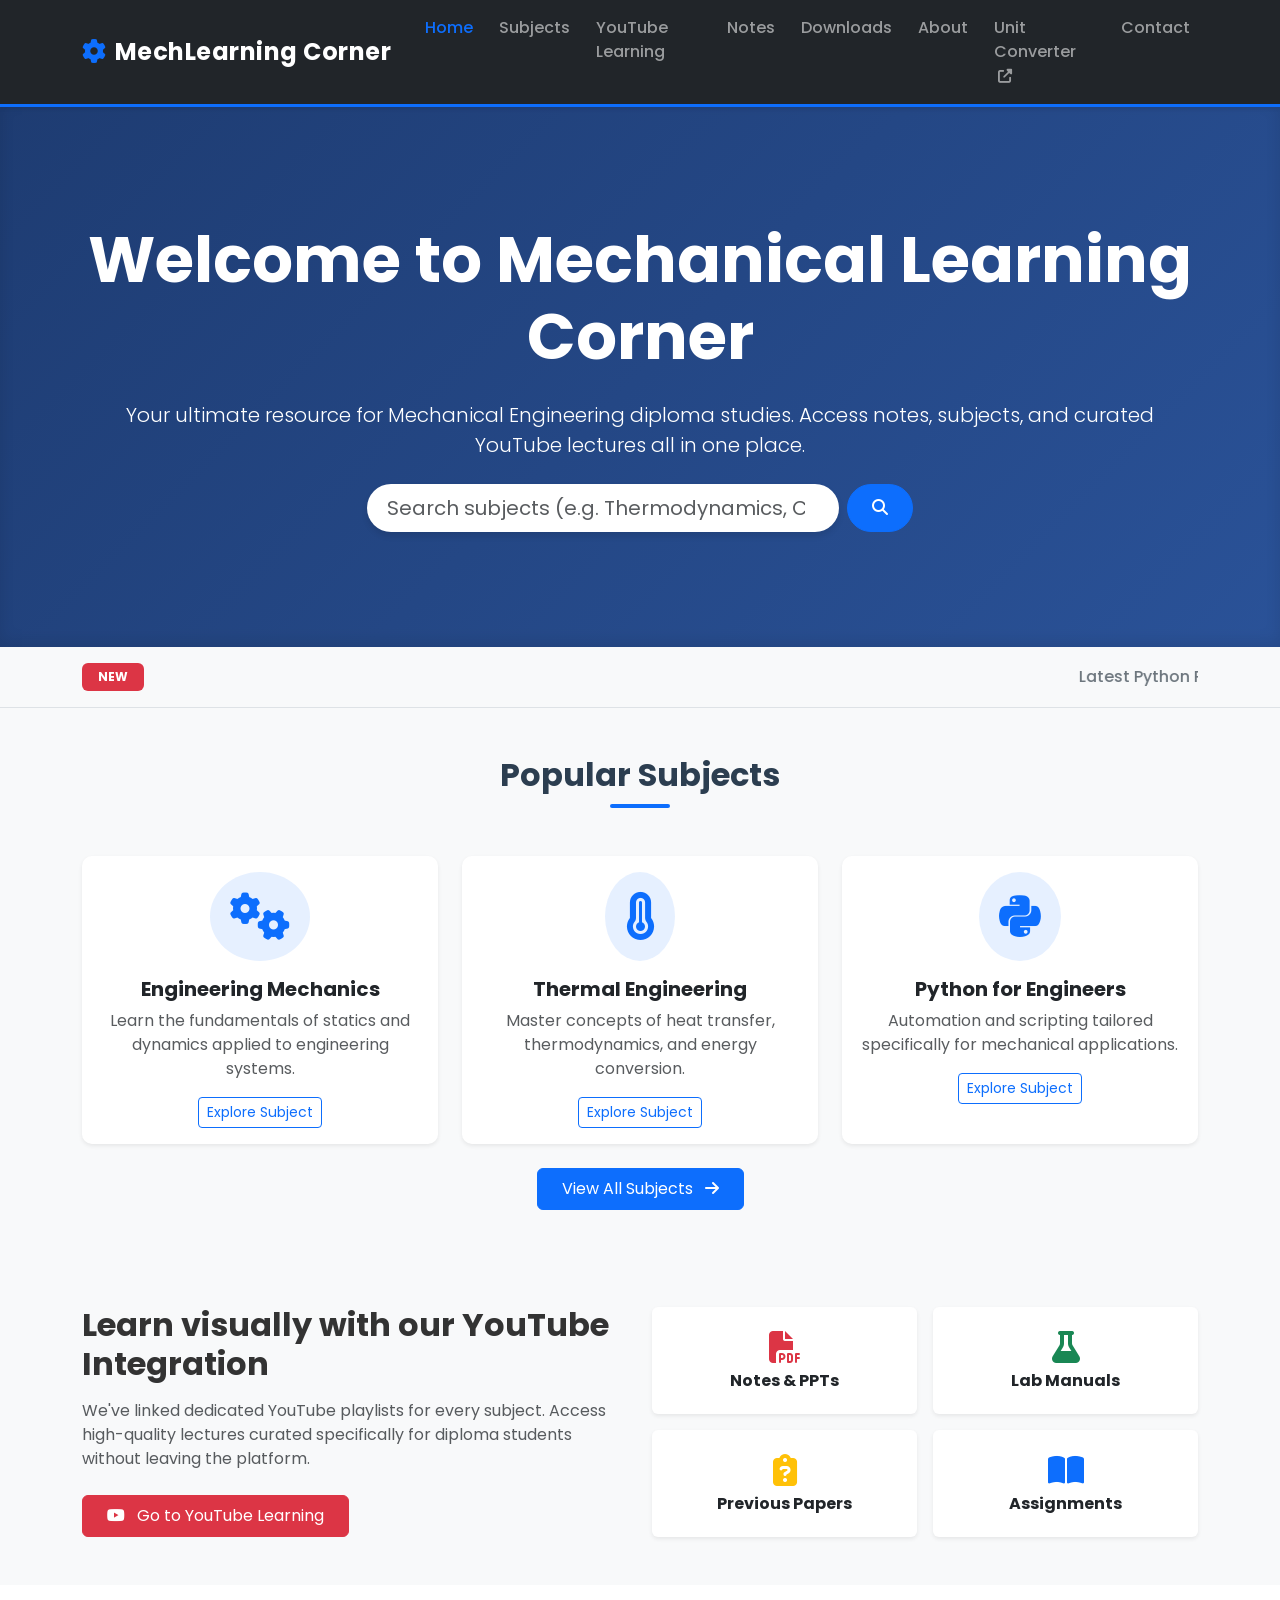
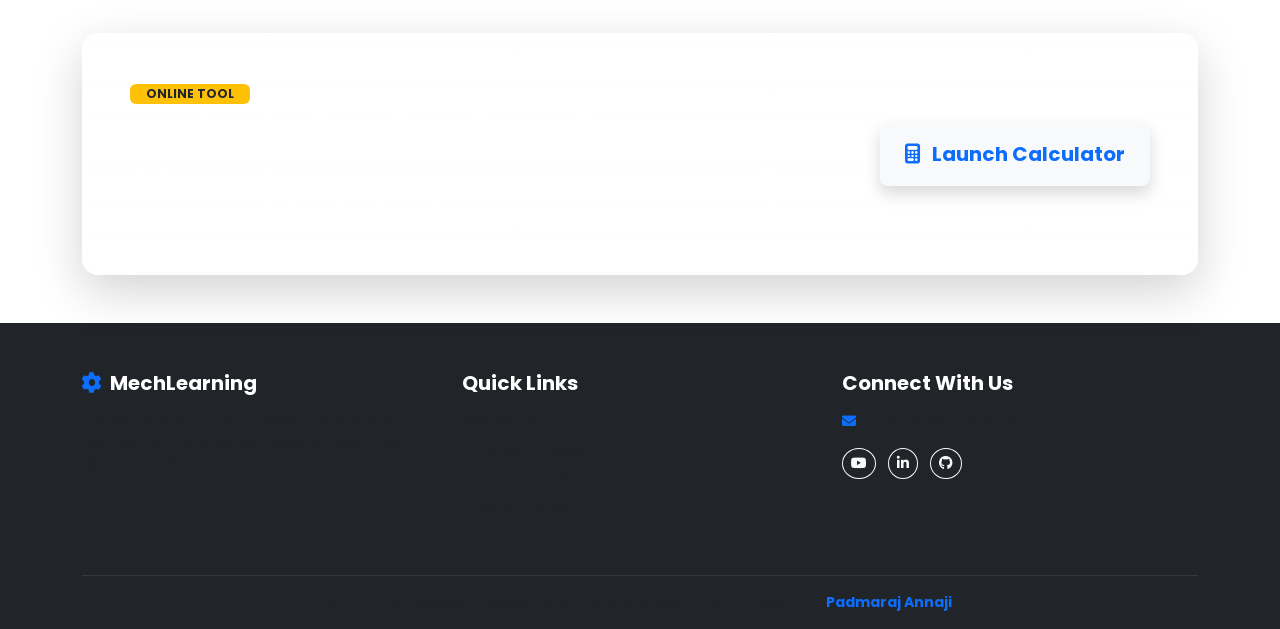
<file: index.html>
<!DOCTYPE html>
<html lang="en">
<head>
    <meta charset="UTF-8">
    <meta name="viewport" content="width=device-width, initial-scale=1.0">
    <meta name="description" content="Mechanical Learning Corner - Educational portal for Mechanical Engineering diploma students.">
    <title>Mechanical Learning Corner | Home</title>

    <!-- Google Fonts: Poppins -->
    <link href="https://fonts.googleapis.com/css2?family=Poppins:wght@300;400;500;600;700&display=swap" rel="stylesheet">
    
    <!-- Bootstrap 5 CSS -->
    <link href="https://cdn.jsdelivr.net/npm/bootstrap@5.3.0/dist/css/bootstrap.min.css" rel="stylesheet">
    
    <!-- Font Awesome for Icons -->
    <link rel="stylesheet" href="https://cdnjs.cloudflare.com/ajax/libs/font-awesome/6.4.0/css/all.min.css">
    
    <!-- Custom CSS -->
    <link rel="stylesheet" href="css/style.css">
    <link rel="stylesheet" href="css/responsive.css">
</head>
<body>

    <!-- Navigation Menu -->
    <nav class="navbar navbar-expand-lg navbar-dark bg-dark sticky-top shadow-sm">
        <div class="container">
            <a class="navbar-brand fw-bold" href="index.html">
                <i class="fa-solid fa-gear text-primary me-2"></i>MechLearning Corner
            </a>
            <button class="navbar-toggler" type="button" data-bs-toggle="collapse" data-bs-target="#navbarNav" aria-controls="navbarNav" aria-expanded="false" aria-label="Toggle navigation">
                <span class="navbar-toggler-icon"></span>
            </button>
            <div class="collapse navbar-collapse" id="navbarNav">
                <ul class="navbar-nav ms-auto">
                    <li class="nav-item"><a class="nav-link active" href="index.html">Home</a></li>
                    <li class="nav-item"><a class="nav-link" href="subjects.html">Subjects</a></li>
                    <li class="nav-item"><a class="nav-link" href="youtube.html">YouTube Learning</a></li>
                    <li class="nav-item"><a class="nav-link" href="notes.html">Notes</a></li>
                    <li class="nav-item"><a class="nav-link" href="downloads.html">Downloads</a></li>
                    <li class="nav-item"><a class="nav-link" href="about.html">About</a></li>
                    <li class="nav-item"><a class="nav-link" href="https://mechanical-engineering-unit-converter-calculator.ai.studio/" target="_blank">Unit Converter <i class="fa-solid fa-external-link-alt small ms-1"></i></a></li>
                    <li class="nav-item"><a class="nav-link" href="contact.html">Contact</a></li>
                </ul>
            </div>
        </div>
    </nav>

    <!-- Hero Section -->
    <section class="hero-section text-center text-white d-flex align-items-center justify-content-center">
        <div class="container">
            <h1 class="display-3 fw-bold mb-4 animate-fade-in">Welcome to Mechanical Learning Corner</h1>
            <p class="lead mb-4 animate-fade-in-delayed">Your ultimate resource for Mechanical Engineering diploma studies. Access notes, subjects, and curated YouTube lectures all in one place.</p>
            
            <!-- Quick Search Bar -->
            <div class="row justify-content-center animate-fade-in-delayed">
                <div class="col-md-6">
                    <form class="d-flex" action="subjects.html" method="GET">
                        <input class="form-control form-control-lg me-2 rounded-pill" type="search" placeholder="Search subjects (e.g. Thermodynamics, CAD)..." aria-label="Search" id="searchInput">
                        <button class="btn btn-primary rounded-pill px-4" type="submit"><i class="fa-solid fa-search"></i></button>
                    </form>
                </div>
            </div>
        </div>
    </section>

    <!-- Latest Updates Section -->
    <section class="py-3 bg-light border-bottom">
        <div class="container d-flex align-items-center">
            <span class="badge bg-danger me-3 px-3 py-2">NEW</span>
            <marquee behavior="scroll" direction="left" class="mb-0 fw-medium text-secondary">
                Latest Python Programming for Mechanical Engineers lecture added! | New pyq papers for Theory of Machines uploaded in Downloads.
            </marquee>
        </div>
    </section>

    <!-- Featured Subjects Preview -->
    <section class="py-5">
        <div class="container">
            <div class="text-center mb-5">
                <h2 class="fw-bold section-title">Popular Subjects</h2>
                <div class="title-underline mx-auto"></div>
            </div>
            <div class="row g-4">
                <!-- Subject Card 1 -->
                <div class="col-md-4">
                    <div class="card h-100 shadow-sm subject-card">
                        <div class="card-body text-center">
                            <div class="icon-box mb-3 text-primary">
                                <i class="fa-solid fa-cogs fa-3x"></i>
                            </div>
                            <h5 class="card-title fw-bold">Engineering Mechanics</h5>
                            <p class="card-text text-muted">Learn the fundamentals of statics and dynamics applied to engineering systems.</p>
                            <a href="subjects.html" class="btn btn-outline-primary btn-sm">Explore Subject</a>
                        </div>
                    </div>
                </div>
                <!-- Subject Card 2 -->
                <div class="col-md-4">
                    <div class="card h-100 shadow-sm subject-card">
                        <div class="card-body text-center">
                            <div class="icon-box mb-3 text-primary">
                                <i class="fa-solid fa-temperature-full fa-3x"></i>
                            </div>
                            <h5 class="card-title fw-bold">Thermal Engineering</h5>
                            <p class="card-text text-muted">Master concepts of heat transfer, thermodynamics, and energy conversion.</p>
                            <a href="subjects.html" class="btn btn-outline-primary btn-sm">Explore Subject</a>
                        </div>
                    </div>
                </div>
                <!-- Subject Card 3 -->
                <div class="col-md-4">
                    <div class="card h-100 shadow-sm subject-card">
                        <div class="card-body text-center">
                            <div class="icon-box mb-3 text-primary">
                                <i class="fa-brands fa-python fa-3x"></i>
                            </div>
                            <h5 class="card-title fw-bold">Python for Engineers</h5>
                            <p class="card-text text-muted">Automation and scripting tailored specifically for mechanical applications.</p>
                            <a href="subjects.html" class="btn btn-outline-primary btn-sm">Explore Subject</a>
                        </div>
                    </div>
                </div>
            </div>
            <div class="text-center mt-4">
                <a href="subjects.html" class="btn btn-primary px-4 py-2">View All Subjects <i class="fa-solid fa-arrow-right ms-2"></i></a>
            </div>
        </div>
    </section>

    <!-- Quick Access Section (YouTube & Downloads) -->
    <section class="py-5 bg-light">
        <div class="container">
            <div class="row align-items-center">
                <div class="col-lg-6 mb-4 mb-lg-0">
                    <h2 class="fw-bold mb-3">Learn visually with our YouTube Integration</h2>
                    <p class="text-muted mb-4">We've linked dedicated YouTube playlists for every subject. Access high-quality lectures curated specifically for diploma students without leaving the platform.</p>
                    <a href="youtube.html" class="btn btn-danger px-4 py-2"><i class="fa-brands fa-youtube me-2"></i> Go to YouTube Learning</a>
                </div>
                <div class="col-lg-6">
                    <div class="row g-3">
                        <div class="col-6">
                            <a href="downloads.html" class="text-decoration-none">
                                <div class="p-4 bg-white shadow-sm rounded text-center hover-lift">
                                    <i class="fa-solid fa-file-pdf text-danger fa-2x mb-2"></i>
                                    <h6 class="text-dark fw-bold mb-0">Notes & PPTs</h6>
                                </div>
                            </a>
                        </div>
                        <div class="col-6">
                            <a href="downloads.html" class="text-decoration-none">
                                <div class="p-4 bg-white shadow-sm rounded text-center hover-lift">
                                    <i class="fa-solid fa-flask text-success fa-2x mb-2"></i>
                                    <h6 class="text-dark fw-bold mb-0">Lab Manuals</h6>
                                </div>
                            </a>
                        </div>
                        <div class="col-6">
                            <a href="downloads.html" class="text-decoration-none">
                                <div class="p-4 bg-white shadow-sm rounded text-center hover-lift">
                                    <i class="fa-solid fa-clipboard-question text-warning fa-2x mb-2"></i>
                                    <h6 class="text-dark fw-bold mb-0">Previous Papers</h6>
                                </div>
                            </a>
                        </div>
                        <div class="col-6">
                            <a href="downloads.html" class="text-decoration-none">
                                <div class="p-4 bg-white shadow-sm rounded text-center hover-lift">
                                    <i class="fa-solid fa-book-open text-primary fa-2x mb-2"></i>
                                    <h6 class="text-dark fw-bold mb-0">Assignments</h6>
                                </div>
                            </a>
                        </div>
                    </div>
                </div>
            </div>
        </div>
    </section>
<!-- Interactive Unit Converter Tool Section -->
    <section class="py-5 bg-white">
        <div class="container">
            <div class="card bg-gradient text-white border-0 shadow-lg rounded-4 p-4 p-md-5" style="background: linear-gradient(135deg, #0d6efd 0%, #0099ff 100%);">
                <div class="row align-items-center">
                    <div class="col-lg-8 mb-4 mb-lg-0">
                        <span class="badge bg-warning text-dark mb-2 px-3 py-1 fw-bold">ONLINE TOOL</span>
                        <h2 class="fw-bold mb-3">Mechanical Engineering Unit Converter</h2>
                        <p class="lead mb-0 text-white-50">Quickly convert pressure, stress, power, torque, and other essential mechanical units instantly online.</p>
                    </div>
                    <div class="col-lg-4 text-lg-end">
                        <a href="https://mechanical-engineering-unit-converter-calculator.ai.studio/" target="_blank" class="btn btn-light btn-lg px-4 py-3 fw-bold text-primary shadow">
                            <i class="fa-solid fa-calculator me-2"></i> Launch Calculator
                        </a>
                    </div>
                </div>
            </div>
        </div>
    </section>
    <!-- Footer -->
    <footer class="bg-dark text-white pt-5 pb-3">
        <div class="container">
            <div class="row">
                <!-- About -->
                <div class="col-lg-4 mb-4">
                    <h5 class="fw-bold mb-3"><i class="fa-solid fa-gear text-primary me-2"></i>MechLearning</h5>
                    <p class="text-muted small">A dedicated platform providing notes, resources, and video lectures for Mechanical Engineering diploma students.</p>
                </div>
                <!-- Quick Links -->
                <div class="col-lg-4 mb-4">
                    <h5 class="fw-bold mb-3">Quick Links</h5>
                    <ul class="list-unstyled text-muted small">
                        <li class="mb-2"><a href="subjects.html" class="text-decoration-none text-muted footer-link">All Subjects</a></li>
                        <li class="mb-2"><a href="youtube.html" class="text-decoration-none text-muted footer-link">YouTube Learning</a></li>
                        <li class="mb-2"><a href="downloads.html" class="text-decoration-none text-muted footer-link">Study Materials</a></li>
                        <li class="mb-2"><a href="contact.html" class="text-decoration-none text-muted footer-link">Contact Faculty</a></li>
                    </ul>
                </div>
                <!-- Contact Info & Socials -->
                <div class="col-lg-4 mb-4">
                    <h5 class="fw-bold mb-3">Connect With Us</h5>
                    <p class="text-muted small mb-2"><i class="fa-solid fa-envelope me-2 text-primary"></i> padmaraj467@gmail.com</p>
                    <div class="mt-3">
                        <a href="#" class="btn btn-outline-light btn-sm rounded-circle me-2"><i class="fa-brands fa-youtube"></i></a>
                        <a href="#" class="btn btn-outline-light btn-sm rounded-circle me-2"><i class="fa-brands fa-linkedin-in"></i></a>
                        <a href="#" class="btn btn-outline-light btn-sm rounded-circle"><i class="fa-brands fa-github"></i></a>
                    </div>
                </div>
            </div>
            <hr class="border-secondary">
            <div class="text-center text-muted small">
                &copy; <span id="currentYear"></span> Mechanical Learning Corner. All Rights Reserved.| Developed by <span class="text-primary fw-bold">Padmaraj Annaji</span>
            </div>
        </div>
    </footer>

    <!-- Bootstrap 5 JS Bundle -->
    <script src="https://cdn.jsdelivr.net/npm/bootstrap@5.3.0/dist/js/bootstrap.bundle.min.js"></script>
    <!-- Custom Scripts -->
    <script src="js/script.js"></script>
</body>
</html>
</file>
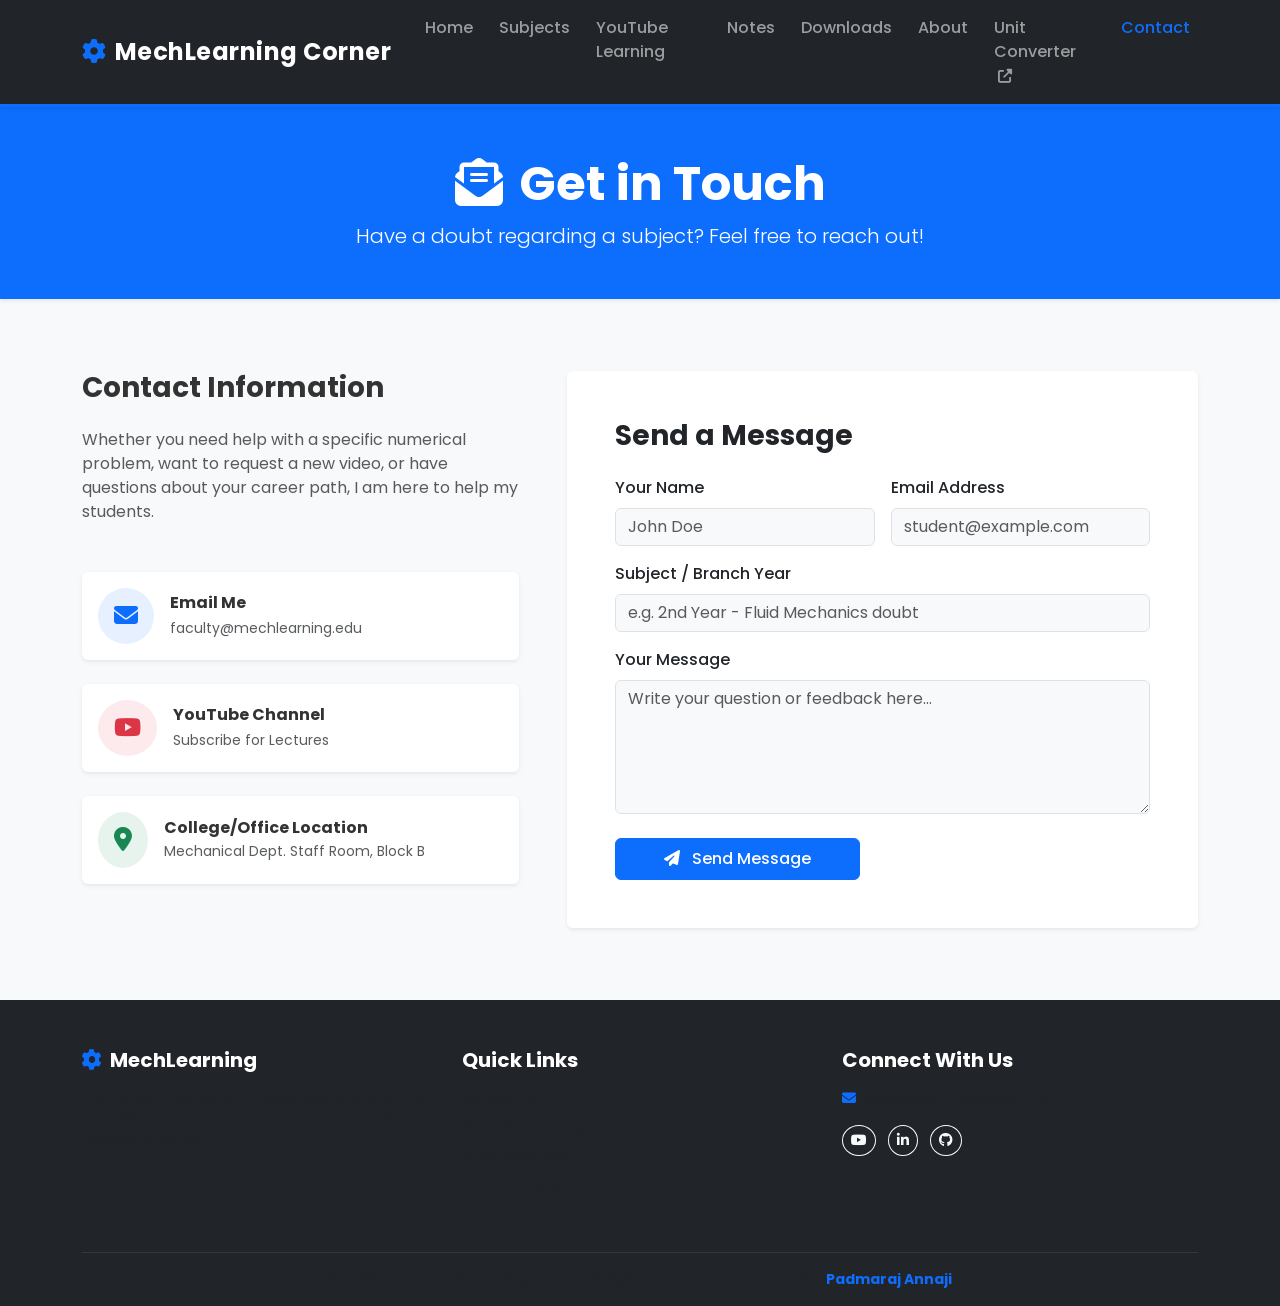
<file: contact.html>
<!DOCTYPE html>
<html lang="en">
<head>
    <meta charset="UTF-8">
    <meta name="viewport" content="width=device-width, initial-scale=1.0">
    <meta name="description" content="Contact the Faculty of Mechanical Learning Corner.">
    <title>Mechanical Learning Corner | Contact</title>

    <!-- Google Fonts: Poppins -->
    <link href="https://fonts.googleapis.com/css2?family=Poppins:wght@300;400;500;600;700&display=swap" rel="stylesheet">
    
    <!-- Bootstrap 5 CSS -->
    <link href="https://cdn.jsdelivr.net/npm/bootstrap@5.3.0/dist/css/bootstrap.min.css" rel="stylesheet">
    
    <!-- Font Awesome for Icons -->
    <link rel="stylesheet" href="https://cdnjs.cloudflare.com/ajax/libs/font-awesome/6.4.0/css/all.min.css">
    
    <!-- Custom CSS -->
    <link rel="stylesheet" href="css/style.css">
    <link rel="stylesheet" href="css/responsive.css">
</head>
<body class="d-flex flex-column min-vh-100">

    <!-- Navigation Menu -->
    <nav class="navbar navbar-expand-lg navbar-dark bg-dark sticky-top shadow-sm">
        <div class="container">
            <a class="navbar-brand fw-bold" href="index.html">
                <i class="fa-solid fa-gear text-primary me-2"></i>MechLearning Corner
            </a>
            <button class="navbar-toggler" type="button" data-bs-toggle="collapse" data-bs-target="#navbarNav" aria-controls="navbarNav" aria-expanded="false" aria-label="Toggle navigation">
                <span class="navbar-toggler-icon"></span>
            </button>
            <div class="collapse navbar-collapse" id="navbarNav">
                <ul class="navbar-nav ms-auto">
                    <li class="nav-item"><a class="nav-link" href="index.html">Home</a></li>
                    <li class="nav-item"><a class="nav-link" href="subjects.html">Subjects</a></li>
                    <li class="nav-item"><a class="nav-link" href="youtube.html">YouTube Learning</a></li>
                    <li class="nav-item"><a class="nav-link" href="notes.html">Notes</a></li>
                    <li class="nav-item"><a class="nav-link" href="downloads.html">Downloads</a></li>
                    <li class="nav-item"><a class="nav-link" href="about.html">About</a></li>
                    <!-- Active Link -->
                     <li class="nav-item"><a class="nav-link" href="https://mechanical-engineering-unit-converter-calculator.ai.studio/" target="_blank">Unit Converter <i class="fa-solid fa-external-link-alt small ms-1"></i></a></li>
                    <li class="nav-item"><a class="nav-link active" href="contact.html">Contact</a></li>
                </ul>
            </div>
        </div>
    </nav>

    <!-- Page Header -->
    <div class="bg-primary text-white py-5 mb-5 shadow-sm">
        <div class="container text-center">
            <h1 class="display-5 fw-bold animate-fade-in"><i class="fa-solid fa-envelope-open-text me-3"></i>Get in Touch</h1>
            <p class="lead animate-fade-in-delayed mb-0">Have a doubt regarding a subject? Feel free to reach out!</p>
        </div>
    </div>

    <!-- Contact Section -->
    <section class="py-4 mb-5 flex-grow-1">
        <div class="container">
            <div class="row g-5">
                
                <!-- Contact Information -->
                <div class="col-lg-5">
                    <h3 class="fw-bold mb-4">Contact Information</h3>
                    <p class="text-muted mb-5">Whether you need help with a specific numerical problem, want to request a new video, or have questions about your career path, I am here to help my students.</p>
                    
                    <!-- Email Card -->
                    <div class="d-flex align-items-center mb-4 p-3 shadow-sm rounded bg-white hover-lift">
                        <div class="icon-box text-primary bg-primary bg-opacity-10 p-3 rounded-circle me-3 mb-0">
                            <i class="fa-solid fa-envelope fa-xl"></i>
                        </div>
                        <div>
                            <h6 class="fw-bold mb-1">Email Me</h6>
                            <a href="mailto:faculty@mechlearning.edu" class="text-muted text-decoration-none small">faculty@mechlearning.edu</a>
                        </div>
                    </div>

                    <!-- YouTube Card -->
                    <div class="d-flex align-items-center mb-4 p-3 shadow-sm rounded bg-white hover-lift">
                        <div class="icon-box text-danger bg-danger bg-opacity-10 p-3 rounded-circle me-3 mb-0">
                            <i class="fa-brands fa-youtube fa-xl"></i>
                        </div>
                        <div>
                            <h6 class="fw-bold mb-1">YouTube Channel</h6>
                            <a href="youtube.html" class="text-muted text-decoration-none small">Subscribe for Lectures</a>
                        </div>
                    </div>

                    <!-- Location Card -->
                    <div class="d-flex align-items-center p-3 shadow-sm rounded bg-white hover-lift">
                        <div class="icon-box text-success bg-success bg-opacity-10 p-3 rounded-circle me-3 mb-0">
                            <i class="fa-solid fa-location-dot fa-xl"></i>
                        </div>
                        <div>
                            <h6 class="fw-bold mb-1">College/Office Location</h6>
                            <p class="text-muted small mb-0">Mechanical Dept. Staff Room, Block B</p>
                        </div>
                    </div>
                </div>

                <!-- Contact Form -->
                <div class="col-lg-7">
                    <div class="card border-0 shadow-sm rounded p-4 p-md-5">
                        <h3 class="fw-bold mb-4">Send a Message</h3>
                        <form action="#" method="POST" onsubmit="event.preventDefault(); alert('Message sent successfully! (This is a static demo)');">
                            <div class="row g-3">
                                <div class="col-md-6">
                                    <label for="name" class="form-label fw-medium text-dark">Your Name</label>
                                    <input type="text" class="form-control bg-light" id="name" placeholder="John Doe" required>
                                </div>
                                <div class="col-md-6">
                                    <label for="email" class="form-label fw-medium text-dark">Email Address</label>
                                    <input type="email" class="form-control bg-light" id="email" placeholder="student@example.com" required>
                                </div>
                                <div class="col-12">
                                    <label for="subject" class="form-label fw-medium text-dark">Subject / Branch Year</label>
                                    <input type="text" class="form-control bg-light" id="subject" placeholder="e.g. 2nd Year - Fluid Mechanics doubt" required>
                                </div>
                                <div class="col-12">
                                    <label for="message" class="form-label fw-medium text-dark">Your Message</label>
                                    <textarea class="form-control bg-light" id="message" rows="5" placeholder="Write your question or feedback here..." required></textarea>
                                </div>
                                <div class="col-12 mt-4">
                                    <button type="submit" class="btn btn-primary px-5 py-2 fw-medium">
                                        <i class="fa-solid fa-paper-plane me-2"></i> Send Message
                                    </button>
                                </div>
                            </div>
                        </form>
                    </div>
                </div>

            </div>
        </div>
    </section>

    <!-- Footer -->
    <footer class="bg-dark text-white pt-5 pb-3 mt-auto">
        <div class="container">
            <div class="row">
                <!-- About -->
                <div class="col-lg-4 mb-4">
                    <h5 class="fw-bold mb-3"><i class="fa-solid fa-gear text-primary me-2"></i>MechLearning</h5>
                    <p class="text-muted small">A dedicated platform providing notes, resources, and video lectures for Mechanical Engineering diploma students.</p>
                </div>
                <!-- Quick Links -->
                <div class="col-lg-4 mb-4">
                    <h5 class="fw-bold mb-3">Quick Links</h5>
                    <ul class="list-unstyled text-muted small">
                        <li class="mb-2"><a href="subjects.html" class="text-decoration-none text-muted footer-link">All Subjects</a></li>
                        <li class="mb-2"><a href="youtube.html" class="text-decoration-none text-muted footer-link">YouTube Learning</a></li>
                        <li class="mb-2"><a href="downloads.html" class="text-decoration-none text-muted footer-link">Study Materials</a></li>
                        <li class="mb-2"><a href="contact.html" class="text-decoration-none text-muted footer-link">Contact Faculty</a></li>
                    </ul>
                </div>
                <!-- Contact Info & Socials -->
                <div class="col-lg-4 mb-4">
                    <h5 class="fw-bold mb-3">Connect With Us</h5>
                    <p class="text-muted small mb-2"><i class="fa-solid fa-envelope me-2 text-primary"></i>padmaraj467@gmail.com</p>
                    <div class="mt-3">
                        <a href="#" class="btn btn-outline-light btn-sm rounded-circle me-2"><i class="fa-brands fa-youtube"></i></a>
                        <a href="#" class="btn btn-outline-light btn-sm rounded-circle me-2"><i class="fa-brands fa-linkedin-in"></i></a>
                        <a href="#" class="btn btn-outline-light btn-sm rounded-circle"><i class="fa-brands fa-github"></i></a>
                    </div>
                </div>
            </div>
            <hr class="border-secondary">
            <div class="text-center text-muted small">
                &copy; <span id="currentYear"></span> Mechanical Learning Corner. All Rights Reserved.| Developed by <span class="text-primary fw-bold">Padmaraj Annaji</span>
            </div>
        </div>
    </footer>

    <!-- Bootstrap 5 JS Bundle -->
    <script src="https://cdn.jsdelivr.net/npm/bootstrap@5.3.0/dist/js/bootstrap.bundle.min.js"></script>
    <!-- Custom Scripts -->
    <script src="js/script.js"></script>
</body>
</html>
</file>
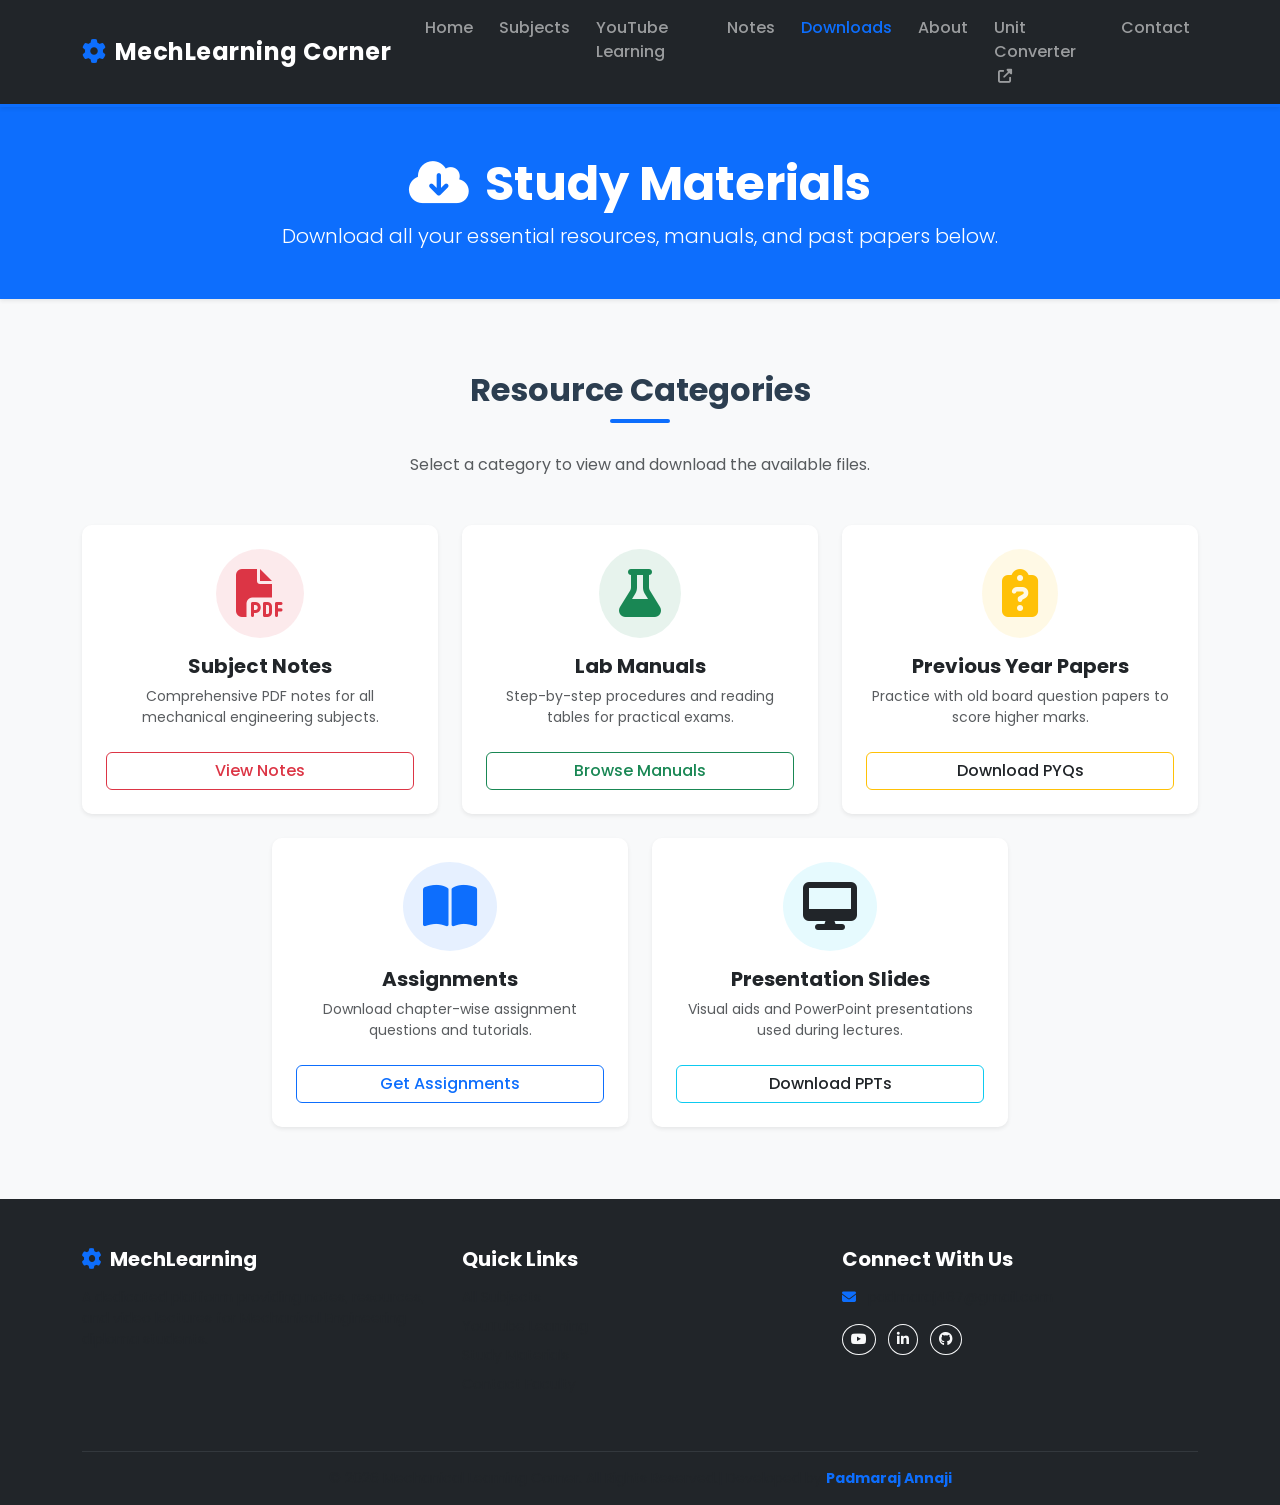
<file: downloads.html>
<!DOCTYPE html>
<html lang="en">
<head>
    <meta charset="UTF-8">
    <meta name="viewport" content="width=device-width, initial-scale=1.0">
    <meta name="description" content="Download study materials, notes, lab manuals, and previous year papers for Mechanical Engineering.">
    <title>Mechanical Learning Corner | Downloads</title>

    <!-- Google Fonts: Poppins -->
    <link href="https://fonts.googleapis.com/css2?family=Poppins:wght@300;400;500;600;700&display=swap" rel="stylesheet">
    
    <!-- Bootstrap 5 CSS -->
    <link href="https://cdn.jsdelivr.net/npm/bootstrap@5.3.0/dist/css/bootstrap.min.css" rel="stylesheet">
    
    <!-- Font Awesome for Icons -->
    <link rel="stylesheet" href="https://cdnjs.cloudflare.com/ajax/libs/font-awesome/6.4.0/css/all.min.css">
    
    <!-- Custom CSS -->
    <link rel="stylesheet" href="css/style.css">
    <link rel="stylesheet" href="css/responsive.css">
</head>
<body class="d-flex flex-column min-vh-100">

    <!-- Navigation Menu -->
    <nav class="navbar navbar-expand-lg navbar-dark bg-dark sticky-top shadow-sm">
        <div class="container">
            <a class="navbar-brand fw-bold" href="index.html">
                <i class="fa-solid fa-gear text-primary me-2"></i>MechLearning Corner
            </a>
            <button class="navbar-toggler" type="button" data-bs-toggle="collapse" data-bs-target="#navbarNav" aria-controls="navbarNav" aria-expanded="false" aria-label="Toggle navigation">
                <span class="navbar-toggler-icon"></span>
            </button>
            <div class="collapse navbar-collapse" id="navbarNav">
                <ul class="navbar-nav ms-auto">
                    <li class="nav-item"><a class="nav-link" href="index.html">Home</a></li>
                    <li class="nav-item"><a class="nav-link" href="subjects.html">Subjects</a></li>
                    <li class="nav-item"><a class="nav-link" href="youtube.html">YouTube Learning</a></li>
                    <li class="nav-item"><a class="nav-link" href="notes.html">Notes</a></li>
                    <!-- Active Link -->
                    <li class="nav-item"><a class="nav-link active" href="downloads.html">Downloads</a></li>
                    <li class="nav-item"><a class="nav-link" href="about.html">About</a></li>
                    <li class="nav-item"><a class="nav-link" href="https://mechanical-engineering-unit-converter-calculator.ai.studio/" target="_blank">Unit Converter <i class="fa-solid fa-external-link-alt small ms-1"></i></a></li>
                    <li class="nav-item"><a class="nav-link" href="contact.html">Contact</a></li>
                </ul>
            </div>
        </div>
    </nav>

    <!-- Page Header -->
    <div class="bg-primary text-white py-5 mb-5 shadow-sm">
        <div class="container text-center">
            <h1 class="display-5 fw-bold animate-fade-in"><i class="fa-solid fa-cloud-arrow-down me-3"></i>Study Materials</h1>
            <p class="lead animate-fade-in-delayed mb-0">Download all your essential resources, manuals, and past papers below.</p>
        </div>
    </div>

    <!-- Downloads Section -->
    <section class="py-4 mb-5 flex-grow-1">
        <div class="container">
            <div class="text-center mb-5">
                <h2 class="fw-bold section-title">Resource Categories</h2>
                <div class="title-underline mx-auto"></div>
                <p class="text-muted">Select a category to view and download the available files.</p>
            </div>

            <div class="row g-4 justify-content-center">
                
                <!-- Category 1: Notes -->
                <div class="col-md-6 col-lg-4">
                    <div class="card h-100 shadow-sm hover-lift border-0">
                        <div class="card-body text-center p-4">
                            <div class="icon-box mb-3 text-danger bg-danger bg-opacity-10">
                                <i class="fa-solid fa-file-pdf fa-3x"></i>
                            </div>
                            <h5 class="card-title fw-bold">Subject Notes</h5>
                            <p class="card-text text-muted small mb-4">Comprehensive PDF notes for all mechanical engineering subjects.</p>
                            <a href="notes.html" class="btn btn-outline-danger w-100 fw-medium">View Notes</a>
                        </div>
                    </div>
                </div>

                <!-- Category 2: Lab Manuals -->
                <div class="col-md-6 col-lg-4">
                    <div class="card h-100 shadow-sm hover-lift border-0">
                        <div class="card-body text-center p-4">
                            <div class="icon-box mb-3 text-success bg-success bg-opacity-10">
                                <i class="fa-solid fa-flask fa-3x"></i>
                            </div>
                            <h5 class="card-title fw-bold">Lab Manuals</h5>
                            <p class="card-text text-muted small mb-4">Step-by-step procedures and reading tables for practical exams.</p>
                            <a href="#" class="btn btn-outline-success w-100 fw-medium">Browse Manuals</a>
                        </div>
                    </div>
                </div>

                <!-- Category 3: Previous Year Question Papers -->
                <div class="col-md-6 col-lg-4">
                    <div class="card h-100 shadow-sm hover-lift border-0">
                        <div class="card-body text-center p-4">
                            <div class="icon-box mb-3 text-warning bg-warning bg-opacity-10">
                                <i class="fa-solid fa-clipboard-question fa-3x"></i>
                            </div>
                            <h5 class="card-title fw-bold">Previous Year Papers</h5>
                            <p class="card-text text-muted small mb-4">Practice with old board question papers to score higher marks.</p>
                            <a href="#" class="btn btn-outline-warning text-dark w-100 fw-medium">Download PYQs</a>
                        </div>
                    </div>
                </div>

                <!-- Category 4: Assignments -->
                <div class="col-md-6 col-lg-4">
                    <div class="card h-100 shadow-sm hover-lift border-0">
                        <div class="card-body text-center p-4">
                            <div class="icon-box mb-3 text-primary bg-primary bg-opacity-10">
                                <i class="fa-solid fa-book-open fa-3x"></i>
                            </div>
                            <h5 class="card-title fw-bold">Assignments</h5>
                            <p class="card-text text-muted small mb-4">Download chapter-wise assignment questions and tutorials.</p>
                            <a href="#" class="btn btn-outline-primary w-100 fw-medium">Get Assignments</a>
                        </div>
                    </div>
                </div>

                <!-- Category 5: PPTs & Presentations -->
                <div class="col-md-6 col-lg-4">
                    <div class="card h-100 shadow-sm hover-lift border-0">
                        <div class="card-body text-center p-4">
                            <div class="icon-box mb-3 text-info bg-info bg-opacity-10">
                                <i class="fa-solid fa-desktop fa-3x text-dark"></i>
                            </div>
                            <h5 class="card-title fw-bold">Presentation Slides</h5>
                            <p class="card-text text-muted small mb-4">Visual aids and PowerPoint presentations used during lectures.</p>
                            <a href="#" class="btn btn-outline-info text-dark w-100 fw-medium">Download PPTs</a>
                        </div>
                    </div>
                </div>

            </div>
        </div>
    </section>

    <!-- Footer -->
    <footer class="bg-dark text-white pt-5 pb-3 mt-auto">
        <div class="container">
            <div class="row">
                <!-- About -->
                <div class="col-lg-4 mb-4">
                    <h5 class="fw-bold mb-3"><i class="fa-solid fa-gear text-primary me-2"></i>MechLearning</h5>
                    <p class="text-muted small">A dedicated platform providing notes, resources, and video lectures for Mechanical Engineering diploma students.</p>
                </div>
                <!-- Quick Links -->
                <div class="col-lg-4 mb-4">
                    <h5 class="fw-bold mb-3">Quick Links</h5>
                    <ul class="list-unstyled text-muted small">
                        <li class="mb-2"><a href="subjects.html" class="text-decoration-none text-muted footer-link">All Subjects</a></li>
                        <li class="mb-2"><a href="youtube.html" class="text-decoration-none text-muted footer-link">YouTube Learning</a></li>
                        <li class="mb-2"><a href="downloads.html" class="text-decoration-none text-muted footer-link">Study Materials</a></li>
                        <li class="mb-2"><a href="contact.html" class="text-decoration-none text-muted footer-link">Contact Faculty</a></li>
                    </ul>
                </div>
                <!-- Contact Info & Socials -->
                <div class="col-lg-4 mb-4">
                    <h5 class="fw-bold mb-3">Connect With Us</h5>
                    <p class="text-muted small mb-2"><i class="fa-solid fa-envelope me-2 text-primary"></i> padmaraj467@gmail.com</p>
                    <div class="mt-3">
                        <a href="#" class="btn btn-outline-light btn-sm rounded-circle me-2"><i class="fa-brands fa-youtube"></i></a>
                        <a href="#" class="btn btn-outline-light btn-sm rounded-circle me-2"><i class="fa-brands fa-linkedin-in"></i></a>
                        <a href="#" class="btn btn-outline-light btn-sm rounded-circle"><i class="fa-brands fa-github"></i></a>
                    </div>
                </div>
            </div>
            <hr class="border-secondary">
            <div class="text-center text-muted small">
                &copy; <span id="currentYear"></span> Mechanical Learning Corner. All Rights Reserved.| Developed by <span class="text-primary fw-bold">Padmaraj Annaji</span>
            </div>
        </div>
    </footer>

    <!-- Bootstrap 5 JS Bundle -->
    <script src="https://cdn.jsdelivr.net/npm/bootstrap@5.3.0/dist/js/bootstrap.bundle.min.js"></script>
    <!-- Custom Scripts -->
    <script src="js/script.js"></script>
</body>
</html>
</file>
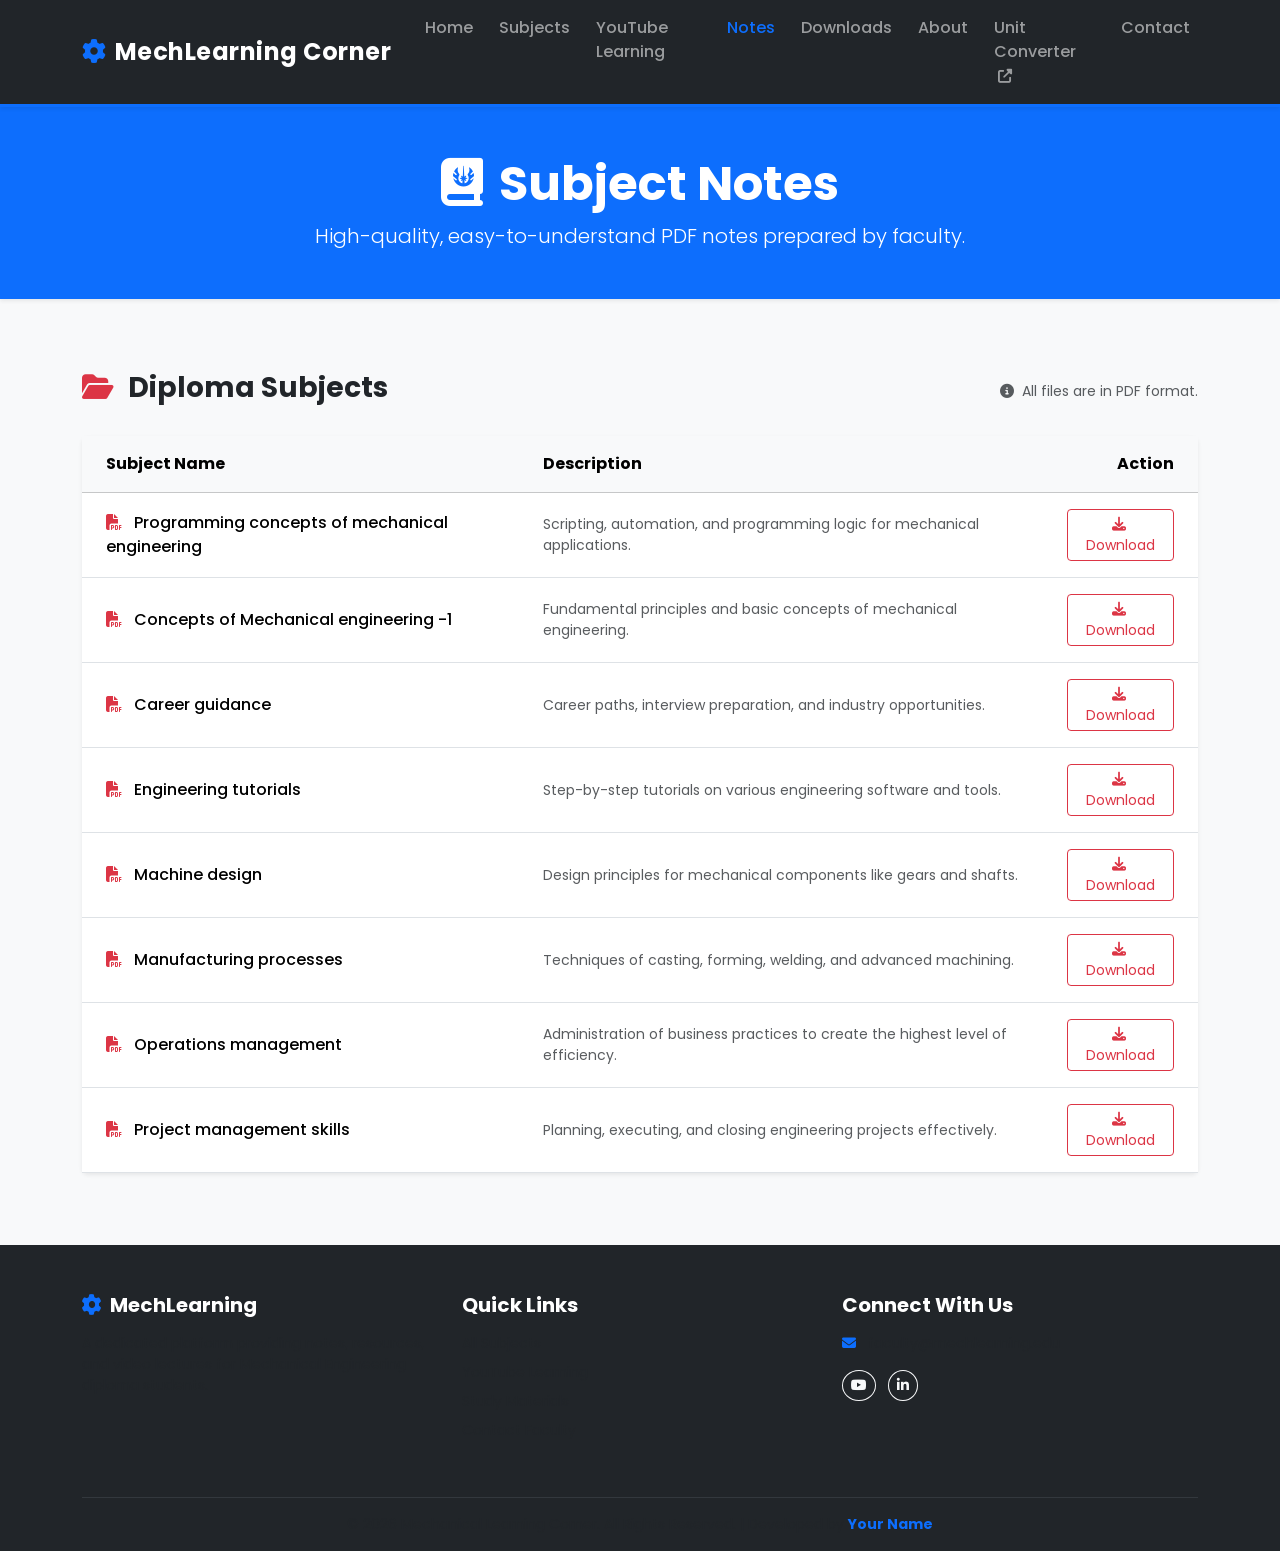
<file: notes.html>
<!DOCTYPE html>
<html lang="en">
<head>
    <meta charset="UTF-8">
    <meta name="viewport" content="width=device-width, initial-scale=1.0">
    <meta name="description" content="Download PDF notes for Mechanical Engineering subjects.">
    <title>Mechanical Learning Corner | Notes</title>
    <link href="https://fonts.googleapis.com/css2?family=Poppins:wght@300;400;500;600;700&display=swap" rel="stylesheet">
    <link href="https://cdn.jsdelivr.net/npm/bootstrap@5.3.0/dist/css/bootstrap.min.css" rel="stylesheet">
    <link rel="stylesheet" href="https://cdnjs.cloudflare.com/ajax/libs/font-awesome/6.4.0/css/all.min.css">
    <link rel="stylesheet" href="css/style.css">
    <link rel="stylesheet" href="css/responsive.css">
</head>
<body class="d-flex flex-column min-vh-100">
    <nav class="navbar navbar-expand-lg navbar-dark bg-dark sticky-top shadow-sm">
        <div class="container">
            <a class="navbar-brand fw-bold" href="index.html">
                <i class="fa-solid fa-gear text-primary me-2"></i>MechLearning Corner
            </a>
            <button class="navbar-toggler" type="button" data-bs-toggle="collapse" data-bs-target="#navbarNav">
                <span class="navbar-toggler-icon"></span>
            </button>
            <div class="collapse navbar-collapse" id="navbarNav">
                <ul class="navbar-nav ms-auto">
                    <li class="nav-item"><a class="nav-link" href="index.html">Home</a></li>
                    <li class="nav-item"><a class="nav-link" href="subjects.html">Subjects</a></li>
                    <li class="nav-item"><a class="nav-link" href="youtube.html">YouTube Learning</a></li>
                    <li class="nav-item"><a class="nav-link active" href="notes.html">Notes</a></li>
                    <li class="nav-item"><a class="nav-link" href="downloads.html">Downloads</a></li>
                    <li class="nav-item"><a class="nav-link" href="about.html">About</a></li>
                    <li class="nav-item"><a class="nav-link" href="https://mechanical-engineering-unit-converter-calculator.ai.studio/" target="_blank">Unit Converter <i class="fa-solid fa-external-link-alt small ms-1"></i></a></li>
                    <li class="nav-item"><a class="nav-link" href="contact.html">Contact</a></li>
                </ul>
            </div>
        </div>
    </nav>

    <div class="bg-primary text-white py-5 mb-5 shadow-sm">
        <div class="container text-center">
            <h1 class="display-5 fw-bold animate-fade-in"><i class="fa-solid fa-book-journal-whills me-3"></i>Subject Notes</h1>
            <p class="lead animate-fade-in-delayed mb-0">High-quality, easy-to-understand PDF notes prepared by faculty.</p>
        </div>
    </div>

    <section class="py-4 mb-5 flex-grow-1">
        <div class="container">
            <div class="row mb-4 align-items-center">
                <div class="col-md-6">
                    <h3 class="fw-bold text-dark"><i class="fa-solid fa-folder-open text-danger me-2"></i> Diploma Subjects</h3>
                </div>
                <div class="col-md-6 text-md-end mt-3 mt-md-0">
                    <span class="text-muted small"><i class="fa-solid fa-circle-info me-1"></i> All files are in PDF format.</span>
                </div>
            </div>

            <div class="card shadow-sm border-0 rounded">
                <div class="card-body p-0">
                    <div class="table-responsive">
                        <table class="table table-hover align-middle mb-0">
                            <thead class="table-light">
                                <tr>
                                    <th scope="col" class="px-4 py-3">Subject Name</th>
                                    <th scope="col" class="py-3">Description</th>
                                    <th scope="col" class="text-end px-4 py-3">Action</th>
                                </tr>
                            </thead>
                            <!-- JavaScript will inject all note download links here! -->
                            <tbody id="dynamicNotesTable">
                                
                            </tbody>
                        </table>
                    </div>
                </div>
            </div>
        </div>
    </section>

    <!-- Updated Footer -->
    <footer class="bg-dark text-white pt-5 pb-3 mt-auto">
        <div class="container">
            <div class="row">
                <div class="col-lg-4 mb-4">
                    <h5 class="fw-bold mb-3"><i class="fa-solid fa-gear text-primary me-2"></i>MechLearning</h5>
                    <p class="text-muted small">A dedicated platform providing notes, resources, and video lectures for Mechanical Engineering diploma students.</p>
                </div>
                <div class="col-lg-4 mb-4">
                    <h5 class="fw-bold mb-3">Quick Links</h5>
                    <ul class="list-unstyled text-muted small">
                        <li class="mb-2"><a href="subjects.html" class="text-decoration-none text-muted footer-link">All Subjects</a></li>
                        <li class="mb-2"><a href="youtube.html" class="text-decoration-none text-muted footer-link">YouTube Learning</a></li>
                        <li class="mb-2"><a href="downloads.html" class="text-decoration-none text-muted footer-link">Study Materials</a></li>
                        <li class="mb-2"><a href="contact.html" class="text-decoration-none text-muted footer-link">Contact Faculty</a></li>
                    </ul>
                </div>
                <div class="col-lg-4 mb-4">
                    <h5 class="fw-bold mb-3">Connect With Us</h5>
                    <p class="text-muted small mb-2"><i class="fa-solid fa-envelope me-2 text-primary"></i> faculty@mechlearning.edu</p>
                    <div class="mt-3">
                        <a href="youtube.html" class="btn btn-outline-light btn-sm rounded-circle me-2"><i class="fa-brands fa-youtube"></i></a>
                        <a href="#" class="btn btn-outline-light btn-sm rounded-circle me-2"><i class="fa-brands fa-linkedin-in"></i></a>
                    </div>
                </div>
            </div>
            <hr class="border-secondary">
            <div class="text-center text-muted small">
                &copy; <span id="currentYear"></span> Mechanical Learning Corner. All Rights Reserved. | Developed by <span class="text-primary fw-bold">Your Name</span>
            </div>
        </div>
    </footer>

    <script src="https://cdn.jsdelivr.net/npm/bootstrap@5.3.0/dist/js/bootstrap.bundle.min.js"></script>
    <script src="js/subjects-data.js"></script>
    <script src="js/script.js"></script>
</body>
</html>
</file>
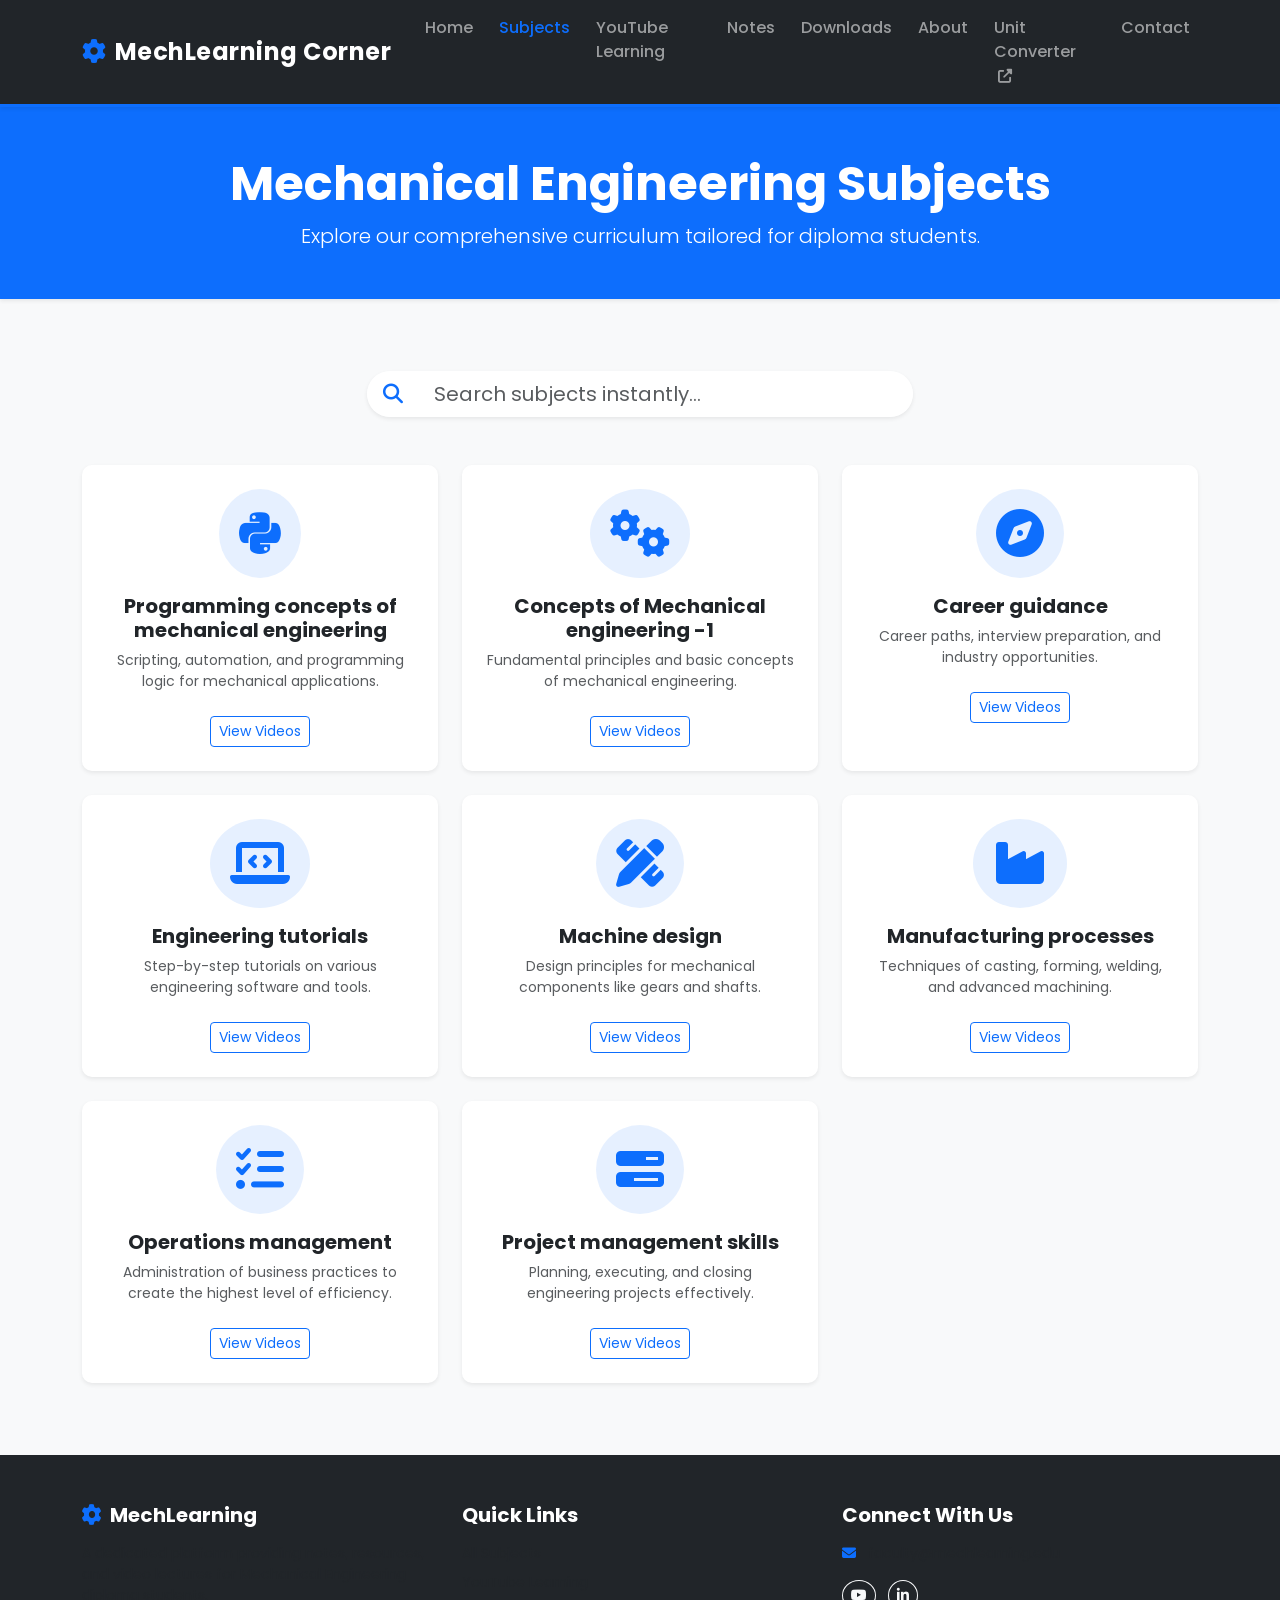
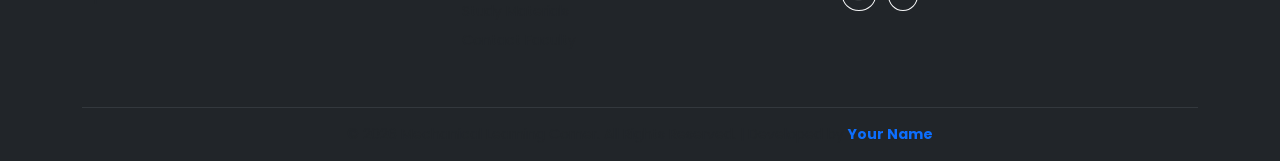
<file: subjects.html>
<!DOCTYPE html>
<html lang="en">
<head>
    <meta charset="UTF-8">
    <meta name="viewport" content="width=device-width, initial-scale=1.0">
    <meta name="description" content="Mechanical Engineering Subjects - Mechanical Learning Corner">
    <title>Mechanical Learning Corner | Subjects</title>
    <link href="https://fonts.googleapis.com/css2?family=Poppins:wght@300;400;500;600;700&display=swap" rel="stylesheet">
    <link href="https://cdn.jsdelivr.net/npm/bootstrap@5.3.0/dist/css/bootstrap.min.css" rel="stylesheet">
    <link rel="stylesheet" href="https://cdnjs.cloudflare.com/ajax/libs/font-awesome/6.4.0/css/all.min.css">
    <link rel="stylesheet" href="css/style.css">
    <link rel="stylesheet" href="css/responsive.css">
</head>
<body>
    <nav class="navbar navbar-expand-lg navbar-dark bg-dark sticky-top shadow-sm">
        <div class="container">
            <a class="navbar-brand fw-bold" href="index.html">
                <i class="fa-solid fa-gear text-primary me-2"></i>MechLearning Corner
            </a>
            <button class="navbar-toggler" type="button" data-bs-toggle="collapse" data-bs-target="#navbarNav">
                <span class="navbar-toggler-icon"></span>
            </button>
            <div class="collapse navbar-collapse" id="navbarNav">
                <ul class="navbar-nav ms-auto">
                    <li class="nav-item"><a class="nav-link" href="index.html">Home</a></li>
                    <li class="nav-item"><a class="nav-link active" href="subjects.html">Subjects</a></li>
                    <li class="nav-item"><a class="nav-link" href="youtube.html">YouTube Learning</a></li>
                    <li class="nav-item"><a class="nav-link" href="notes.html">Notes</a></li>
                    <li class="nav-item"><a class="nav-link" href="downloads.html">Downloads</a></li>
                    <li class="nav-item"><a class="nav-link" href="about.html">About</a></li>
                    <li class="nav-item"><a class="nav-link" href="https://mechanical-engineering-unit-converter-calculator.ai.studio/" target="_blank">Unit Converter <i class="fa-solid fa-external-link-alt small ms-1"></i></a></li>
                    <li class="nav-item"><a class="nav-link" href="contact.html">Contact</a></li>
                </ul>
            </div>
        </div>
    </nav>

    <div class="bg-primary text-white py-5 mb-5 shadow-sm">
        <div class="container text-center">
            <h1 class="display-5 fw-bold animate-fade-in">Mechanical Engineering Subjects</h1>
            <p class="lead animate-fade-in-delayed mb-0">Explore our comprehensive curriculum tailored for diploma students.</p>
        </div>
    </div>

    <section class="py-4 mb-5">
        <div class="container">
            <div class="row justify-content-center mb-5">
                <div class="col-md-8 col-lg-6">
                    <div class="input-group input-group-lg shadow-sm rounded-pill overflow-hidden">
                        <span class="input-group-text bg-white border-0 text-primary"><i class="fa-solid fa-search"></i></span>
                        <input type="text" id="subjectSearchInput" class="form-control border-0 shadow-none" placeholder="Search subjects instantly...">
                    </div>
                </div>
            </div>

            <!-- JavaScript will inject all subject cards here! -->
            <div class="row g-4" id="dynamicSubjectGrid">
                
            </div>
        </div>
    </section>

    <!-- Updated Footer -->
    <footer class="bg-dark text-white pt-5 pb-3 mt-auto">
        <div class="container">
            <div class="row">
                <div class="col-lg-4 mb-4">
                    <h5 class="fw-bold mb-3"><i class="fa-solid fa-gear text-primary me-2"></i>MechLearning</h5>
                    <p class="text-muted small">A dedicated platform providing notes, resources, and video lectures for Mechanical Engineering diploma students.</p>
                </div>
                <div class="col-lg-4 mb-4">
                    <h5 class="fw-bold mb-3">Quick Links</h5>
                    <ul class="list-unstyled text-muted small">
                        <li class="mb-2"><a href="subjects.html" class="text-decoration-none text-muted footer-link">All Subjects</a></li>
                        <li class="mb-2"><a href="youtube.html" class="text-decoration-none text-muted footer-link">YouTube Learning</a></li>
                        <li class="mb-2"><a href="downloads.html" class="text-decoration-none text-muted footer-link">Study Materials</a></li>
                        <li class="mb-2"><a href="contact.html" class="text-decoration-none text-muted footer-link">Contact Faculty</a></li>
                    </ul>
                </div>
                <div class="col-lg-4 mb-4">
                    <h5 class="fw-bold mb-3">Connect With Us</h5>
                    <p class="text-muted small mb-2"><i class="fa-solid fa-envelope me-2 text-primary"></i> faculty@mechlearning.edu</p>
                    <div class="mt-3">
                        <a href="youtube.html" class="btn btn-outline-light btn-sm rounded-circle me-2"><i class="fa-brands fa-youtube"></i></a>
                        <a href="#" class="btn btn-outline-light btn-sm rounded-circle me-2"><i class="fa-brands fa-linkedin-in"></i></a>
                    </div>
                </div>
            </div>
            <hr class="border-secondary">
            <div class="text-center text-muted small">
                &copy; <span id="currentYear"></span> Mechanical Learning Corner. All Rights Reserved. | Developed by <span class="text-primary fw-bold">Your Name</span>
            </div>
        </div>
    </footer>

    <script src="https://cdn.jsdelivr.net/npm/bootstrap@5.3.0/dist/js/bootstrap.bundle.min.js"></script>
    <script src="js/subjects-data.js"></script>
    <script src="js/script.js"></script>
</body>
</html>
</file>
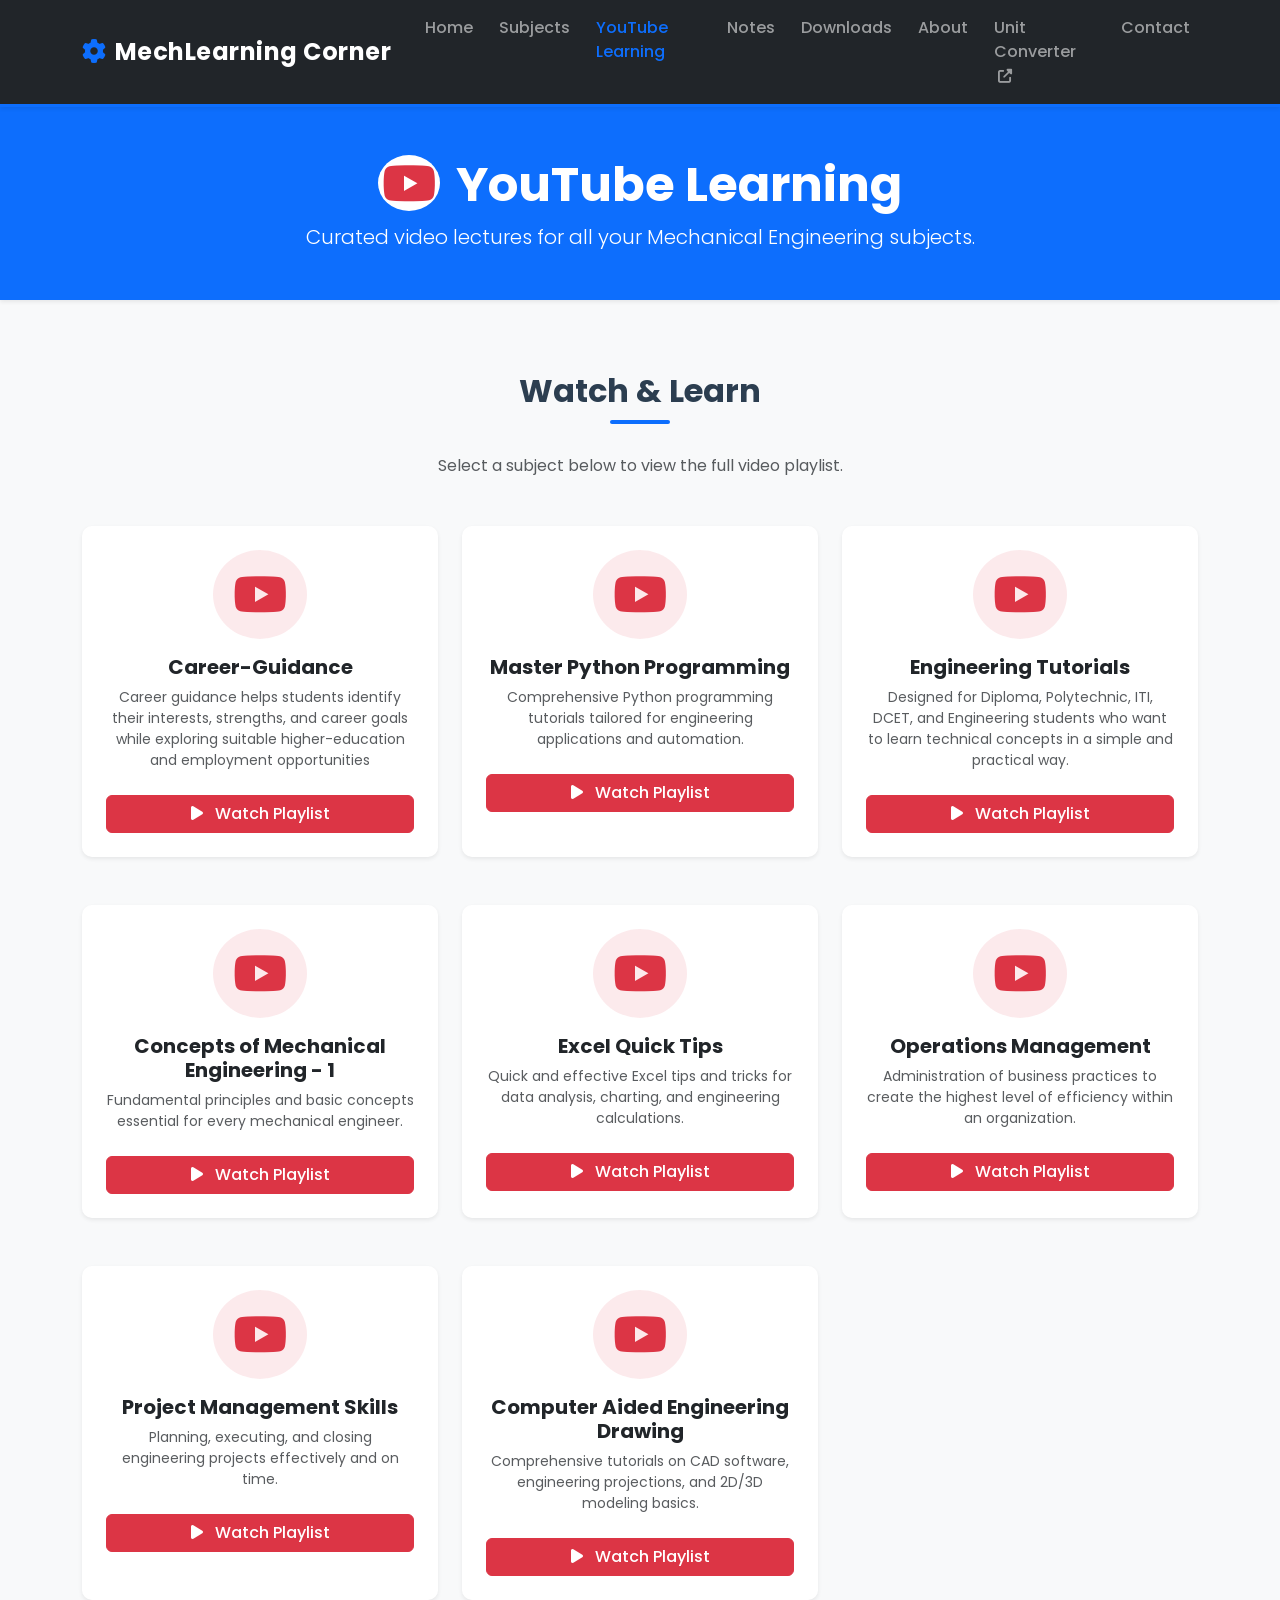
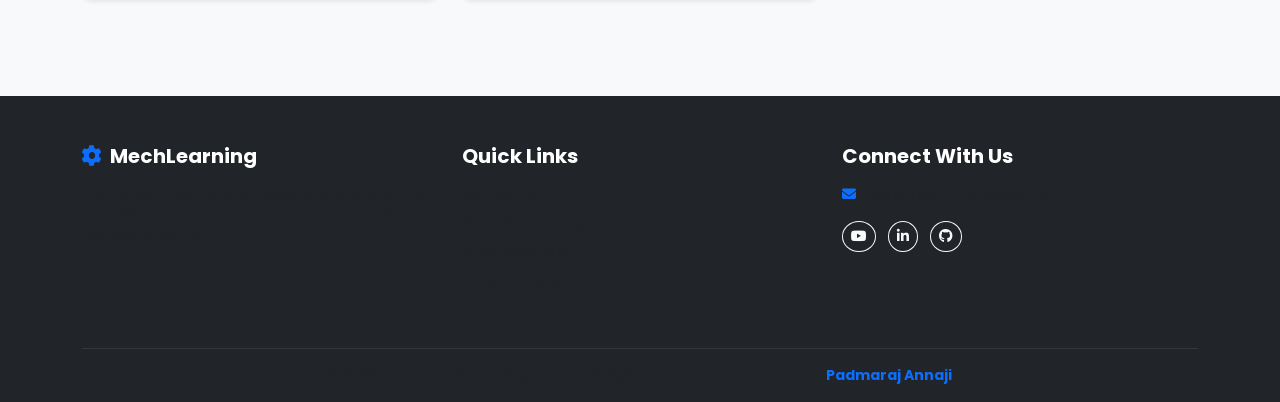
<file: youtube.html>
<!DOCTYPE html>
<html lang="en">
<head>
    <meta charset="UTF-8">
    <meta name="viewport" content="width=device-width, initial-scale=1.0">
    <meta name="description" content="YouTube Learning - Mechanical Learning Corner">
    <title>Mechanical Learning Corner | YouTube Learning</title>

    <!-- Google Fonts: Poppins -->
    <link href="https://fonts.googleapis.com/css2?family=Poppins:wght@300;400;500;600;700&display=swap" rel="stylesheet">
    
    <!-- Bootstrap 5 CSS -->
    <link href="https://cdn.jsdelivr.net/npm/bootstrap@5.3.0/dist/css/bootstrap.min.css" rel="stylesheet">
    
    <!-- Font Awesome for Icons -->
    <link rel="stylesheet" href="https://cdnjs.cloudflare.com/ajax/libs/font-awesome/6.4.0/css/all.min.css">
    
    <!-- Custom CSS -->
    <link rel="stylesheet" href="css/style.css">
    <link rel="stylesheet" href="css/responsive.css">
</head>
<body>

    <!-- Navigation Menu -->
    <nav class="navbar navbar-expand-lg navbar-dark bg-dark sticky-top shadow-sm">
        <div class="container">
            <a class="navbar-brand fw-bold" href="index.html">
                <i class="fa-solid fa-gear text-primary me-2"></i>MechLearning Corner
            </a>
            <button class="navbar-toggler" type="button" data-bs-toggle="collapse" data-bs-target="#navbarNav" aria-controls="navbarNav" aria-expanded="false" aria-label="Toggle navigation">
                <span class="navbar-toggler-icon"></span>
            </button>
            <div class="collapse navbar-collapse" id="navbarNav">
                <ul class="navbar-nav ms-auto">
                    <li class="nav-item"><a class="nav-link" href="index.html">Home</a></li>
                    <li class="nav-item"><a class="nav-link" href="subjects.html">Subjects</a></li>
                    <!-- Notice this link is now "active" -->
                    <li class="nav-item"><a class="nav-link active" href="youtube.html">YouTube Learning</a></li>
                    <li class="nav-item"><a class="nav-link" href="notes.html">Notes</a></li>
                    <li class="nav-item"><a class="nav-link" href="downloads.html">Downloads</a></li>
                    <li class="nav-item"><a class="nav-link" href="about.html">About</a></li>
                    <li class="nav-item"><a class="nav-link" href="https://mechanical-engineering-unit-converter-calculator.ai.studio/" target="_blank">Unit Converter <i class="fa-solid fa-external-link-alt small ms-1"></i></a></li>
                    <li class="nav-item"><a class="nav-link" href="contact.html">Contact</a></li>
                </ul>
            </div>
        </div>
    </nav>

    <!-- Page Header -->
    <div class="bg-primary text-white py-5 mb-5 shadow-sm">
        <div class="container text-center">
            <h1 class="display-5 fw-bold animate-fade-in"><i class="fa-brands fa-youtube me-3 text-danger bg-white rounded-circle p-1"></i>YouTube Learning</h1>
            <p class="lead animate-fade-in-delayed mb-0">Curated video lectures for all your Mechanical Engineering subjects.</p>
        </div>
    </div>

    <!-- YouTube Cards Container -->
    <section class="py-4 mb-5">
        <div class="container">
            <div class="text-center mb-5">
                <h2 class="fw-bold section-title">Watch & Learn</h2>
                <div class="title-underline mx-auto"></div>
                <p class="text-muted">Select a subject below to view the full video playlist.</p>
            </div>
            
            <!-- JavaScript will inject the YouTube cards right here! -->
            <div class="row g-4" id="youtube-container">
                <!-- Cards appear here dynamically -->
            </div>

        </div>
    </section>

    <!-- Footer -->
    <footer class="bg-dark text-white pt-5 pb-3 mt-auto">
        <div class="container">
            <div class="row">
                <!-- About -->
                <div class="col-lg-4 mb-4">
                    <h5 class="fw-bold mb-3"><i class="fa-solid fa-gear text-primary me-2"></i>MechLearning</h5>
                    <p class="text-muted small">A dedicated platform providing notes, resources, and video lectures for Mechanical Engineering diploma students.</p>
                </div>
                <!-- Quick Links -->
                <div class="col-lg-4 mb-4">
                    <h5 class="fw-bold mb-3">Quick Links</h5>
                    <ul class="list-unstyled text-muted small">
                        <li class="mb-2"><a href="subjects.html" class="text-decoration-none text-muted footer-link">All Subjects</a></li>
                        <li class="mb-2"><a href="youtube.html" class="text-decoration-none text-muted footer-link">YouTube Learning</a></li>
                        <li class="mb-2"><a href="downloads.html" class="text-decoration-none text-muted footer-link">Study Materials</a></li>
                        <li class="mb-2"><a href="contact.html" class="text-decoration-none text-muted footer-link">Contact Faculty</a></li>
                    </ul>
                </div>
                <!-- Contact Info & Socials -->
                <div class="col-lg-4 mb-4">
                    <h5 class="fw-bold mb-3">Connect With Us</h5>
                    <p class="text-muted small mb-2"><i class="fa-solid fa-envelope me-2 text-primary"></i> padmaraj467@gmail.com</p>
                    <div class="mt-3">
                        <a href="#" class="btn btn-outline-light btn-sm rounded-circle me-2"><i class="fa-brands fa-youtube"></i></a>
                        <a href="#" class="btn btn-outline-light btn-sm rounded-circle me-2"><i class="fa-brands fa-linkedin-in"></i></a>
                        <a href="#" class="btn btn-outline-light btn-sm rounded-circle"><i class="fa-brands fa-github"></i></a>
                    </div>
                </div>
            </div>
            <hr class="border-secondary">
            <div class="text-center text-muted small">
                &copy; <span id="currentYear"></span> Mechanical Learning Corner. All Rights Reserved.| Developed by <span class="text-primary fw-bold">Padmaraj Annaji</span>
            </div>
        </div>
    </footer>

    <!-- Bootstrap 5 JS Bundle -->
    <script src="https://cdn.jsdelivr.net/npm/bootstrap@5.3.0/dist/js/bootstrap.bundle.min.js"></script>
    
    <!-- It is very important that youtube-links.js loads BEFORE script.js -->
    <script src="js/youtube-links.js"></script>
    <script src="js/script.js"></script>
</body>
</html>
</file>
<file: css/style.css>
/* ========================================================
   Mechanical Learning Corner - Main Stylesheet
   Theme: Professional, clean, modern, student-friendly
   ======================================================== */

/* --- General & Typography --- */
body {
    font-family: 'Poppins', sans-serif;
    background-color: #f8f9fa; /* Light grey background for a clean look */
    color: #333;
    overflow-x: hidden;
}

h1, h2, h3, h4, h5, h6 {
    font-weight: 600;
}

/* --- Navigation Bar --- */
.navbar {
    border-bottom: 3px solid #0d6efd; /* Primary blue accent */
}

.navbar-brand {
    font-size: 1.5rem;
    letter-spacing: 0.5px;
}

.nav-link {
    font-weight: 500;
    margin-left: 10px;
    transition: color 0.3s ease;
}

.nav-link:hover, .nav-link.active {
    color: #0d6efd !important;
}

/* --- Hero Section --- */
.hero-section {
    /* Deep blue gradient for a professional engineering feel */
    background: linear-gradient(135deg, #1e3c72 0%, #2a5298 100%);
    min-height: 60vh;
    padding: 80px 0;
    box-shadow: inset 0 -5px 15px rgba(0,0,0,0.1);
}

.hero-section input[type="search"] {
    border: none;
    padding-left: 20px;
    box-shadow: 0 4px 6px rgba(0,0,0,0.1);
}

/* --- Animations --- */
.animate-fade-in {
    animation: fadeInDown 1s ease-out forwards;
}

.animate-fade-in-delayed {
    animation: fadeInUp 1s ease-out 0.5s forwards;
    opacity: 0;
}

@keyframes fadeInDown {
    from { opacity: 0; transform: translateY(-20px); }
    to { opacity: 1; transform: translateY(0); }
}

@keyframes fadeInUp {
    from { opacity: 0; transform: translateY(20px); }
    to { opacity: 1; transform: translateY(0); }
}

/* --- Utilities --- */
.section-title {
    color: #2c3e50;
    margin-bottom: 10px;
}

.title-underline {
    height: 4px;
    width: 60px;
    background-color: #0d6efd;
    border-radius: 2px;
    margin-bottom: 30px;
}

/* --- Cards & Hover Effects --- */
.subject-card {
    border: none;
    border-radius: 10px;
    transition: all 0.3s ease;
}

.subject-card:hover {
    transform: translateY(-10px);
    box-shadow: 0 15px 30px rgba(0,0,0,0.1) !important;
    border-bottom: 4px solid #0d6efd;
}

.hover-lift {
    transition: transform 0.3s ease, box-shadow 0.3s ease;
    border-radius: 10px;
}

.hover-lift:hover {
    transform: translateY(-5px);
    box-shadow: 0 10px 20px rgba(0,0,0,0.08) !important;
}

.icon-box {
    display: inline-block;
    padding: 20px;
    background-color: rgba(13, 110, 253, 0.1);
    border-radius: 50%;
    margin-bottom: 15px;
    transition: background-color 0.3s ease;
}

.subject-card:hover .icon-box {
    background-color: #0d6efd;
    color: #fff !important;
}

/* --- Search Highlight Feature --- */
.hidden-subject {
    display: none !important;
}

/* --- Footer --- */
.footer-link {
    transition: color 0.3s ease, padding-left 0.3s ease;
}

.footer-link:hover {
    color: #0d6efd !important;
    padding-left: 5px; /* Slight indent on hover */
}

footer .btn-outline-light:hover {
    background-color: #0d6efd;
    border-color: #0d6efd;
}
</file>
<file: css/responsive.css>
/* ========================================================
   Mechanical Learning Corner - Responsive Stylesheet
   ======================================================== */

/* --- Tablet and Smaller Desktop (Max-width: 991px) --- */
@media (max-width: 991px) {
    .hero-section {
        padding: 60px 0;
        min-height: 50vh;
    }
    
    .hero-section h1.display-3 {
        font-size: 2.8rem;
    }
    
    /* Center and style the collapsed mobile menu */
    .navbar-nav {
        padding-top: 15px;
        padding-bottom: 15px;
        text-align: center;
        background-color: #212529; /* Dark background for mobile dropdown */
        border-radius: 5px;
        margin-top: 10px;
    }
    
    .nav-item {
        border-bottom: 1px solid rgba(255, 255, 255, 0.05);
    }
    
    .nav-item:last-child {
        border-bottom: none;
    }
    
    .nav-link {
        margin-left: 0;
        padding: 12px 0;
    }
}

/* --- Mobile Phones (Max-width: 767px) --- */
@media (max-width: 767px) {
    .hero-section h1.display-3 {
        font-size: 2.2rem;
    }
    
    .hero-section p.lead {
        font-size: 1.1rem;
    }
    
    .section-title {
        font-size: 1.75rem;
    }

    /* Add spacing between the quick access grid on mobile */
    .hover-lift {
        margin-bottom: 10px;
    }
    
    footer h5 {
        margin-top: 20px;
    }
    
    footer .col-lg-4:first-child h5 {
        margin-top: 0;
    }
}

/* --- Small Mobile Phones (Max-width: 480px) --- */
@media (max-width: 480px) {
    .hero-section h1.display-3 {
        font-size: 1.8rem;
    }
    
    .hero-section input[type="search"] {
        font-size: 0.9rem;
    }
    
    .icon-box {
        padding: 15px;
    }
    
    .icon-box i {
        font-size: 2rem;
    }
}
</file>
